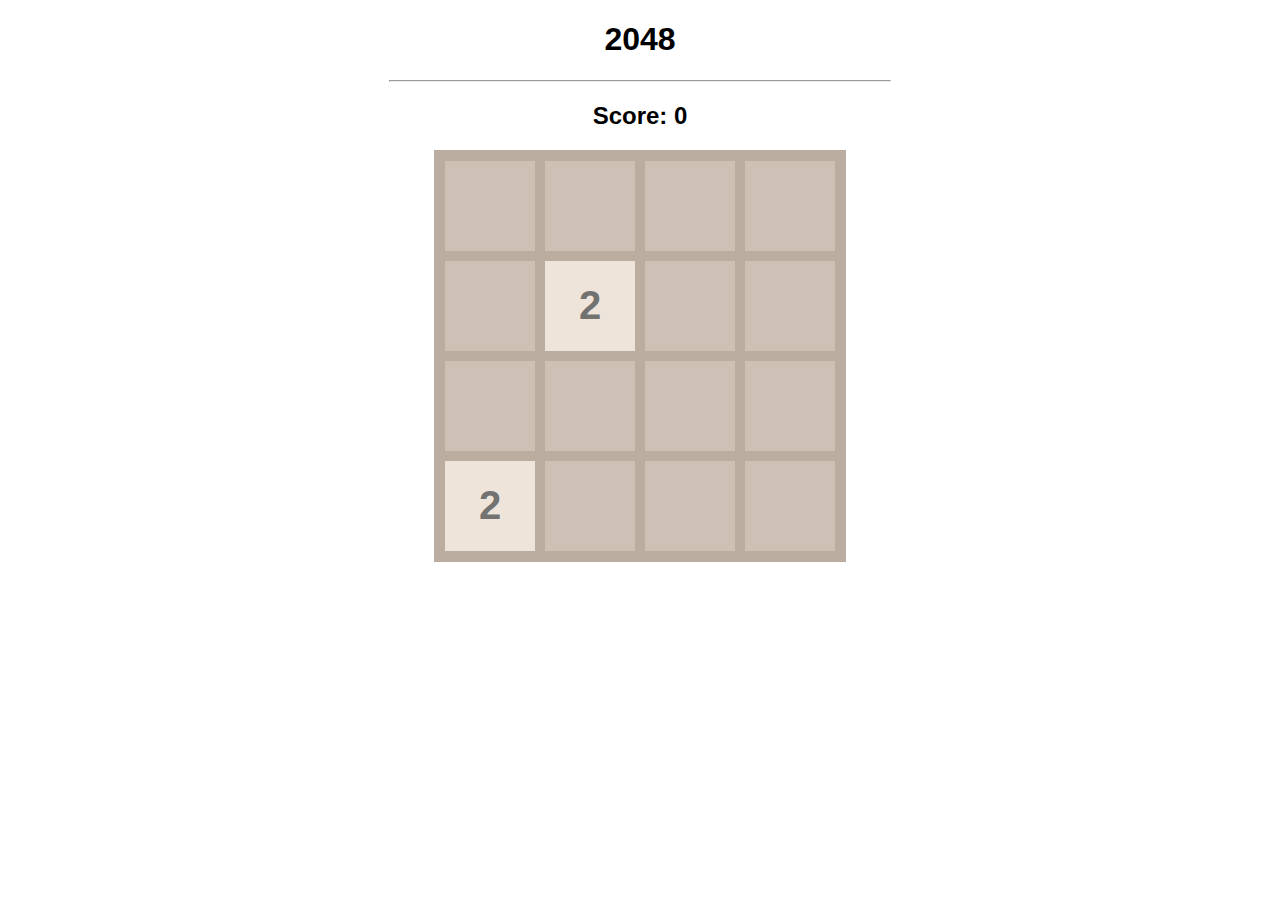
<file: 2048/index.html>
<!DOCTYPE html>
<html>
    <head>
        <meta charset="UTF-8">
        <meta name="viewport" content="width=device-width, initial-scale=1.0">
        <title>2048</title>
        <link rel="stylesheet" href="2048.css">
        <script src="2048.js"></script>
    </head>

    <body>
        <h1>2048</h1>
        <hr>
        <h2>Score: <span id="score">0</span></h2>
        <div id="board">
        </div>
    </body>
</html>
</file>
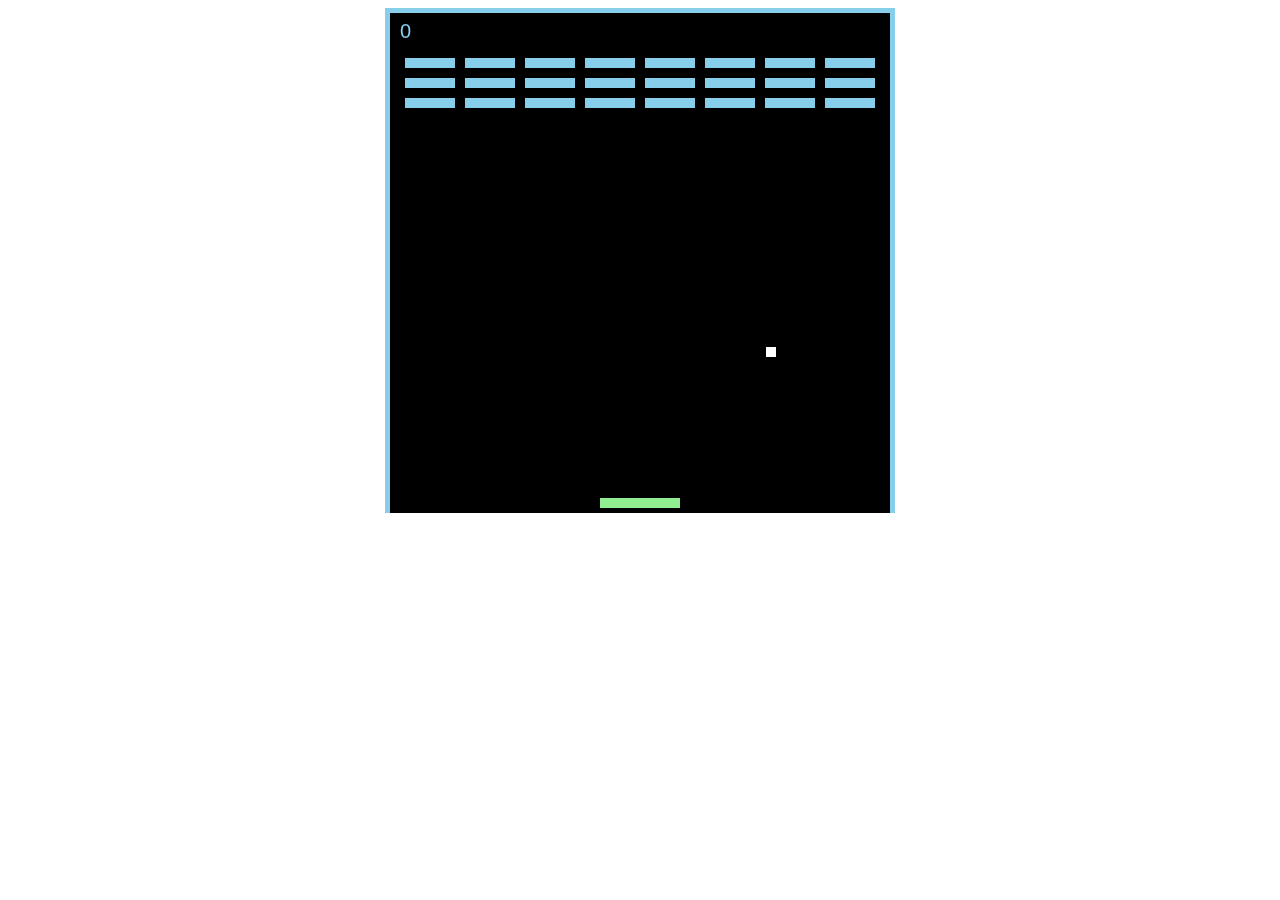
<file: breakout/index.html>
<!DOCTYPE html>
<html>
    <head>
        <meta charset="UTF-8">
        <meta name="viewport", content="width=device-width, initial-scale=1.0">
        <title>Breakout</title>
        <link rel="stylesheet" href="breakout.css">
        <script src="breakout.js"></script>
    </head>

    <body>
        <canvas id="board"></canvas>
    </body>
</html>
</file>
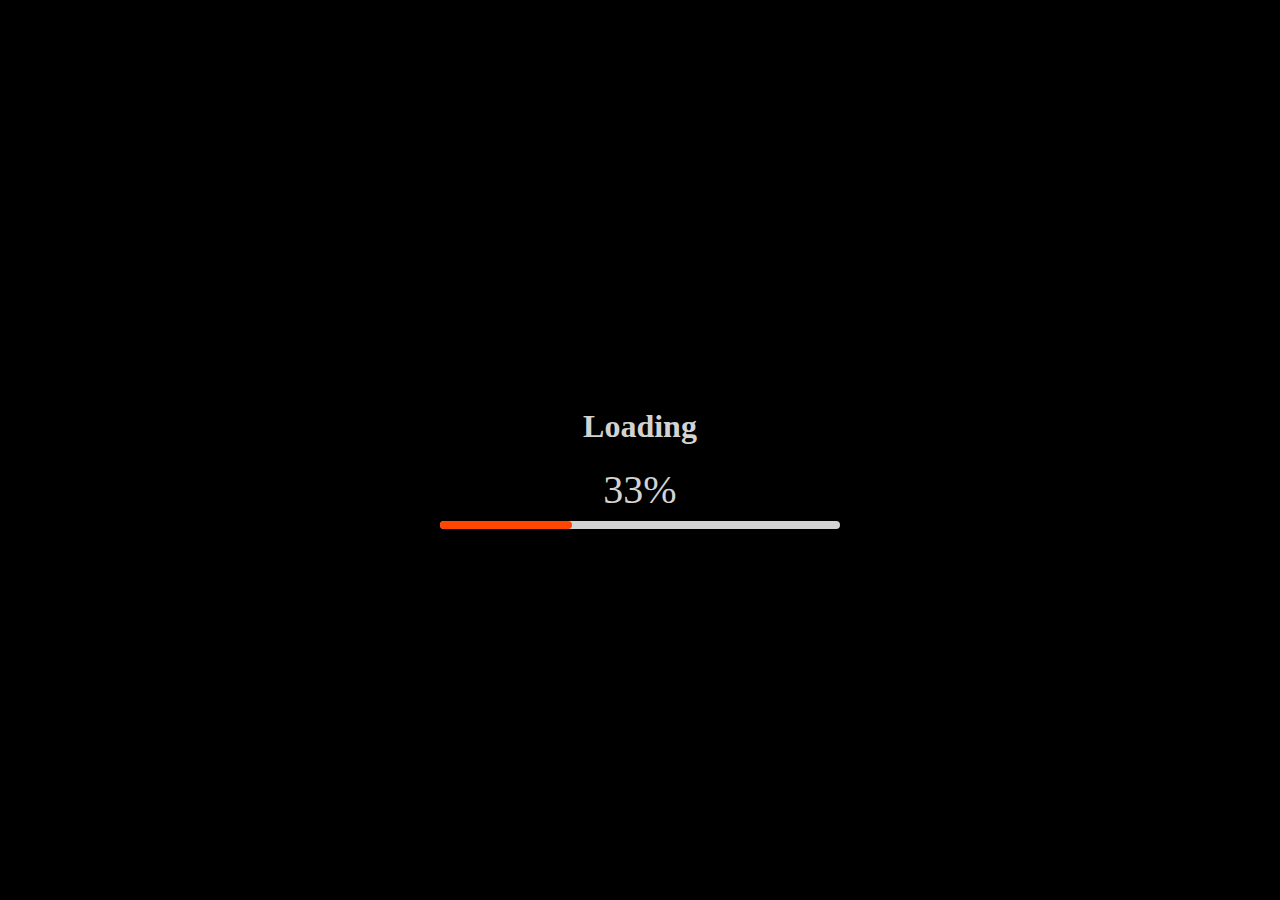
<file: loading-bar/index.html>
<!DOCTYPE html>
<html lang="en">
  <head>
    <meta charset="UTF-8" />
    <meta http-equiv="X-UA-Compatible" content="IE=edge" />
    <meta name="viewport" content="width=device-width, initial-scale=1.0" />
    <title>Loading Bar</title>
    <link rel="stylesheet" href="style.css" />
  </head>
  <body>
    <div class="container">
      <h1>Loading</h1>
      <div class="counter">0%</div>
      <hr class="loading-bar-back" />
      <hr class="loading-bar-front" />
    </div>
    <script src="index.js"></script>
  </body>
</html>
</file>
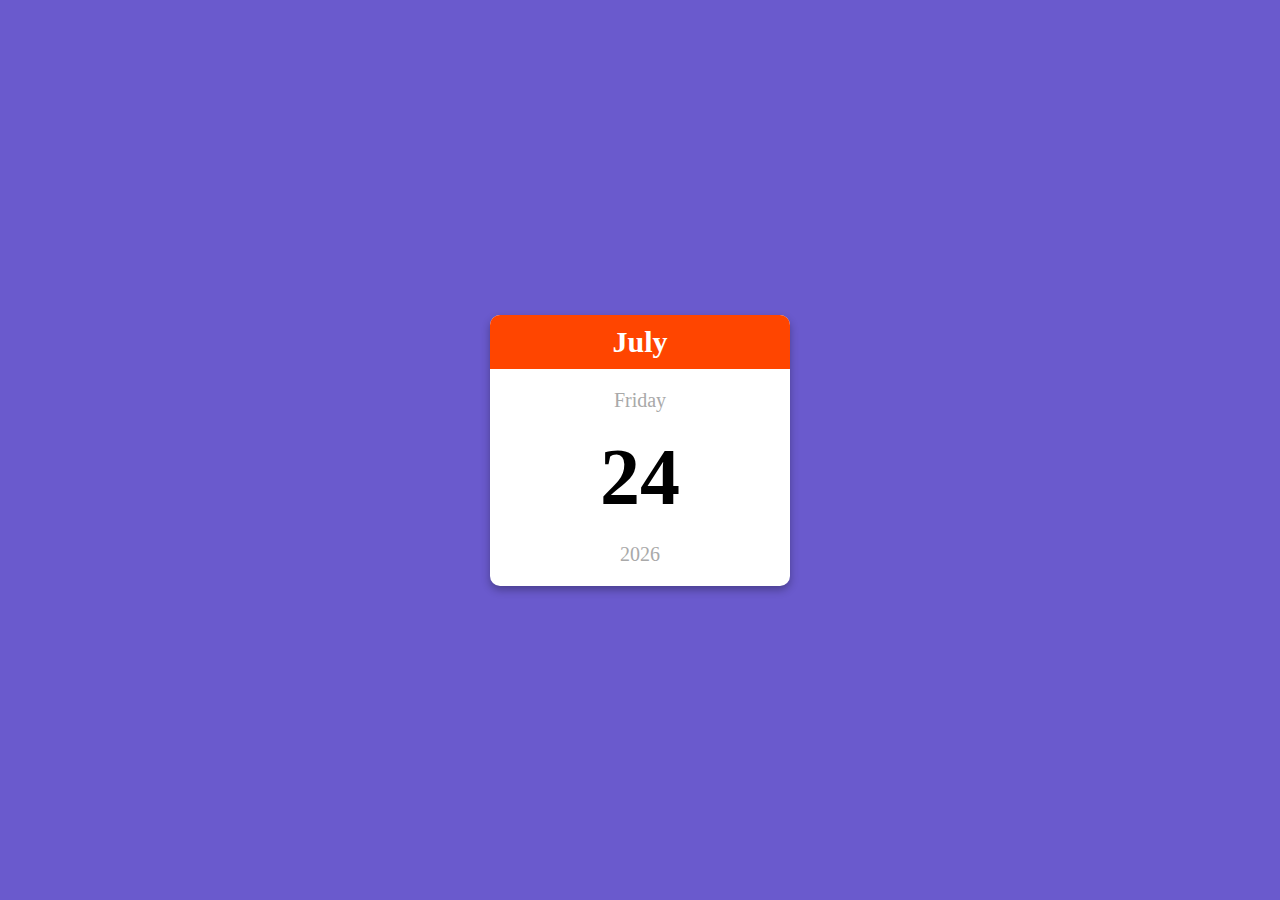
<file: mini-calendar/index.html>
<!DOCTYPE html>
<html lang="en">
  <head>
    <meta charset="UTF-8" />
    <meta http-equiv="X-UA-Compatible" content="IE=edge" />
    <meta name="viewport" content="width=device-width, initial-scale=1.0" />
    <title>Mini Calendar</title>
    <link rel="stylesheet" href="style.css" />
  </head>
  <body>
    <div class="calendar-container">
      <p class="month-name" id="month-name">April</p>
      <p class="day-name" id="day-name">Friday</p>
      <p class="day-number" id="day-number">20</p>
      <p class="year" id="year">2020</p>
    </div>
    <script src="index.js"></script>
  </body>
</html>
</file>
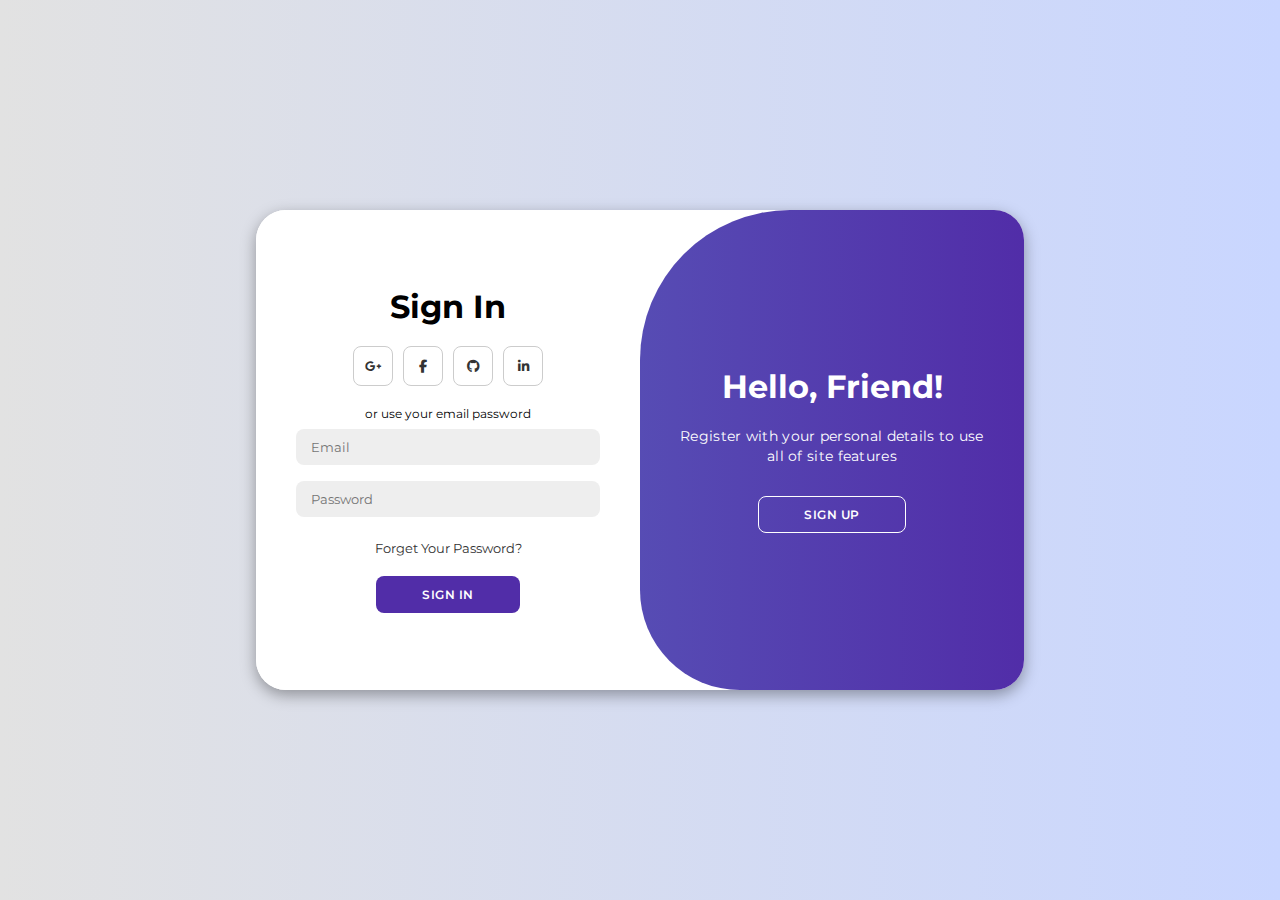
<file: Modern-Login/index.html>
<!DOCTYPE html>
<html lang="en">

<head>
    <meta charset="UTF-8">
    <meta name="viewport" content="width=device-width, initial-scale=1.0">
    <link rel="stylesheet" href="https://cdnjs.cloudflare.com/ajax/libs/font-awesome/6.4.2/css/all.min.css">
    <link rel="stylesheet" href="style.css">
    <title>Modern Login Page | AsmrProg</title>
</head>

<body>

    <div class="container" id="container">
        <div class="form-container sign-up">
            <form>
                <h1>Create Account</h1>
                <div class="social-icons">
                    <a href="#" class="icon"><i class="fa-brands fa-google-plus-g"></i></a>
                    <a href="#" class="icon"><i class="fa-brands fa-facebook-f"></i></a>
                    <a href="#" class="icon"><i class="fa-brands fa-github"></i></a>
                    <a href="#" class="icon"><i class="fa-brands fa-linkedin-in"></i></a>
                </div>
                <span>or use your email for registeration</span>
                <input type="text" placeholder="Name">
                <input type="email" placeholder="Email">
                <input type="password" placeholder="Password">
                <button>Sign Up</button>
            </form>
        </div>
        <div class="form-container sign-in">
            <form>
                <h1>Sign In</h1>
                <div class="social-icons">
                    <a href="#" class="icon"><i class="fa-brands fa-google-plus-g"></i></a>
                    <a href="#" class="icon"><i class="fa-brands fa-facebook-f"></i></a>
                    <a href="#" class="icon"><i class="fa-brands fa-github"></i></a>
                    <a href="#" class="icon"><i class="fa-brands fa-linkedin-in"></i></a>
                </div>
                <span>or use your email password</span>
                <input type="email" placeholder="Email">
                <input type="password" placeholder="Password">
                <a href="#">Forget Your Password?</a>
                <button>Sign In</button>
            </form>
        </div>
        <div class="toggle-container">
            <div class="toggle">
                <div class="toggle-panel toggle-left">
                    <h1>Welcome Back!</h1>
                    <p>Enter your personal details to use all of site features</p>
                    <button class="hidden" id="login">Sign In</button>
                </div>
                <div class="toggle-panel toggle-right">
                    <h1>Hello, Friend!</h1>
                    <p>Register with your personal details to use all of site features</p>
                    <button class="hidden" id="register">Sign Up</button>
                </div>
            </div>
        </div>
    </div>

    <script src="script.js"></script>
</body>

</html>
</file>
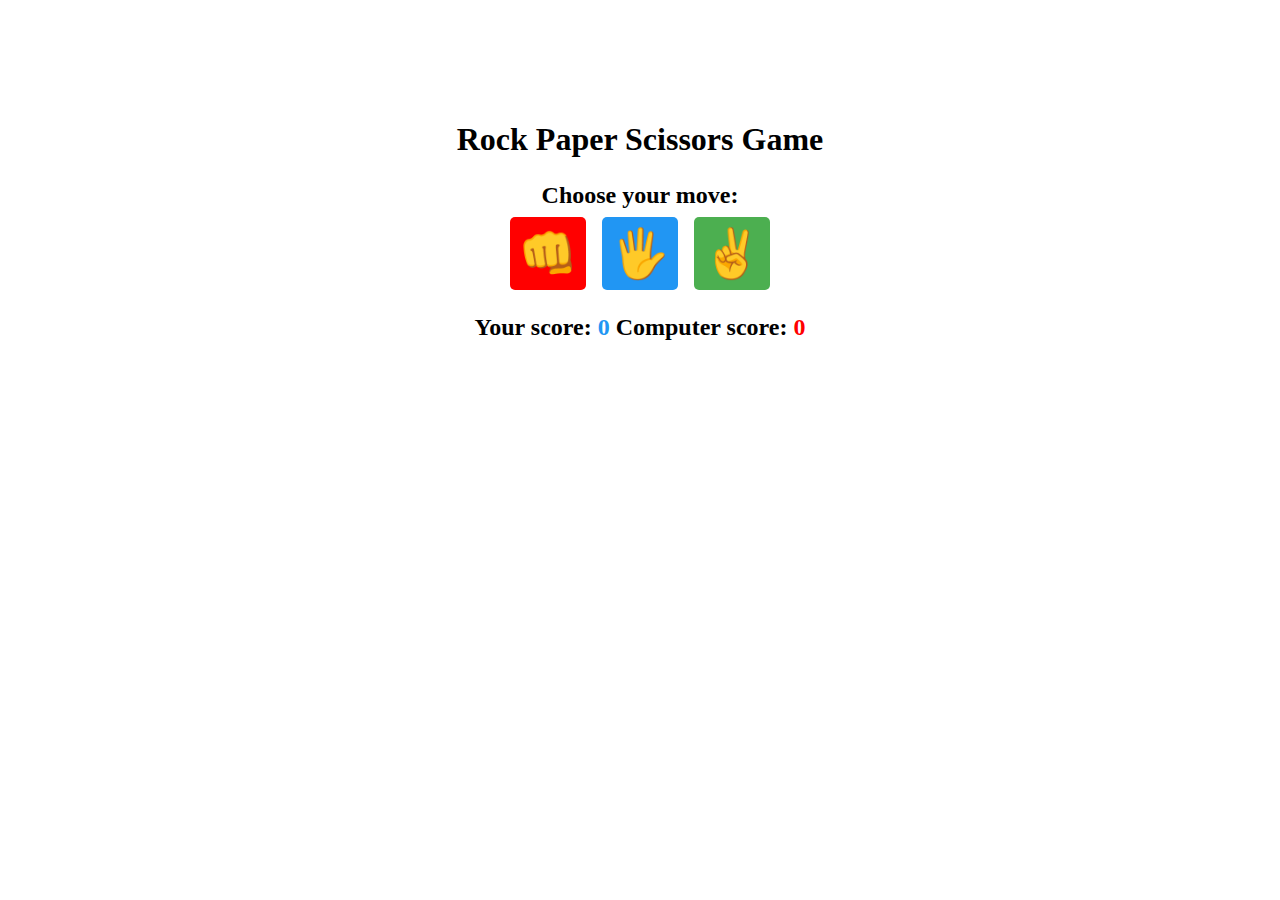
<file: rock-paper-scissors-game/index.html>
<!DOCTYPE html>
<html lang="en">
<head>
    <meta charset="UTF-8">
    <meta http-equiv="X-UA-Compatible" content="IE=edge">
    <meta name="viewport" content="width=device-width, initial-scale=1.0">
    <title>Rock Paper Scissors Game</title>
    <link rel="stylesheet" href="style.css">
</head>
<body>
    <h1>Rock Paper Scissors Game</h1>
    <p>Choose your move:</p>
    <div class="buttons">
        <button id="rock">&#x1F44A;</button>
        <button id="paper">&#x1f590;</button>
        <button id="scissors">&#x270c;</button>
    </div>
    <p id="result"></p>
    <p id="scores">
        Your score: <span id="user-score">0</span>
        Computer score: <span id="computer-score">0</span>
    </p>
    <script src="index.js"></script>
</body>
</html>
</file>
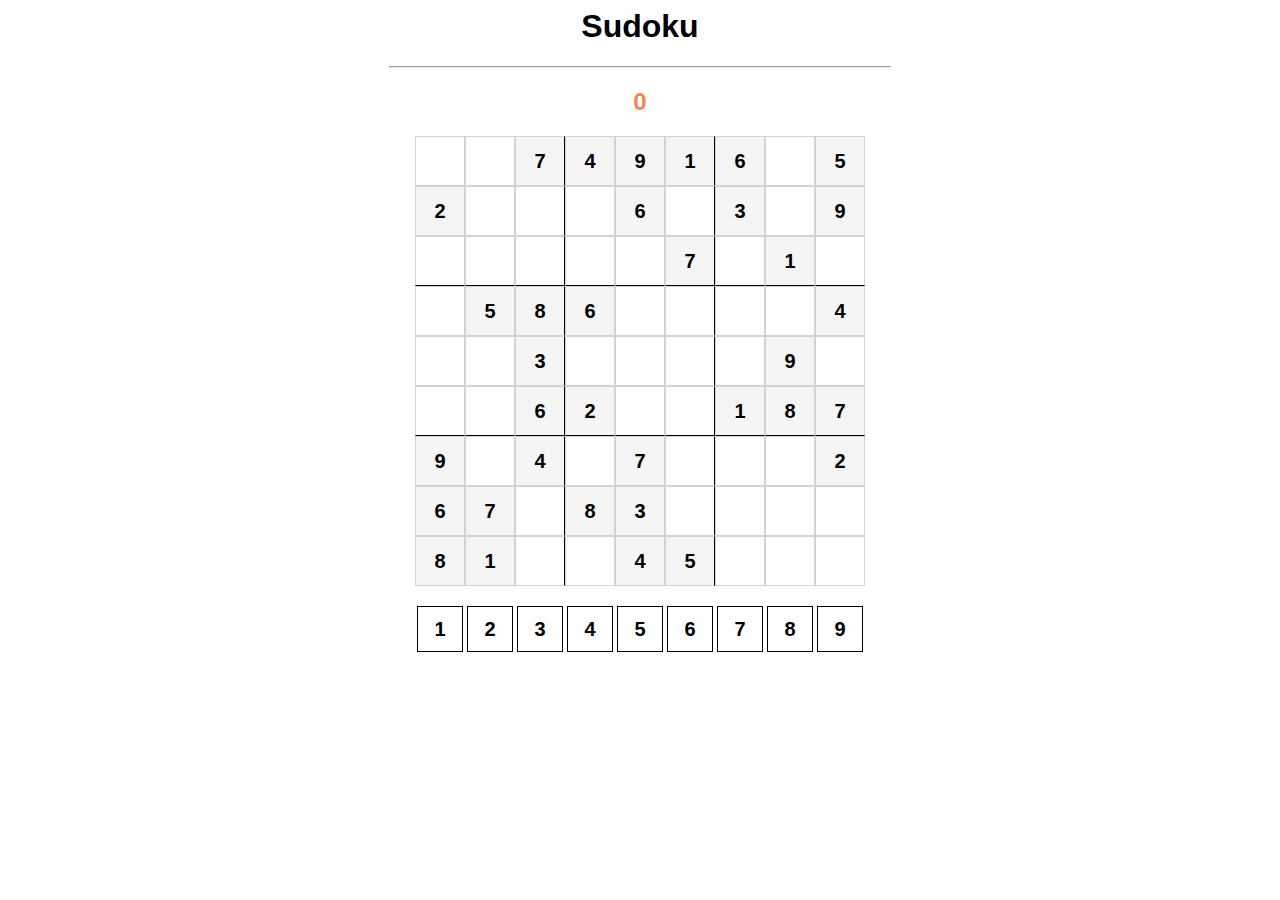
<file: sudoku/index.html>
<html>
    <head>
        <meta charset="UTF-8">
        <meta name="viewport" content="width=device-width initial-scale=1.0 user-scalable=no">
        <title>Sudoku</title>

        <link rel="stylesheet" href="sudoku.css">
        <script src="sudoku.js"></script>
    </head>

    <body>
        <h1>Sudoku</h1>
        <hr>
        <h2 id="errors">0</h2>

        <!-- 9x9 board -->
        <div id="board"></div>
        <br>
        <div id="digits">
        </div>

    </body>


</html>
</file>
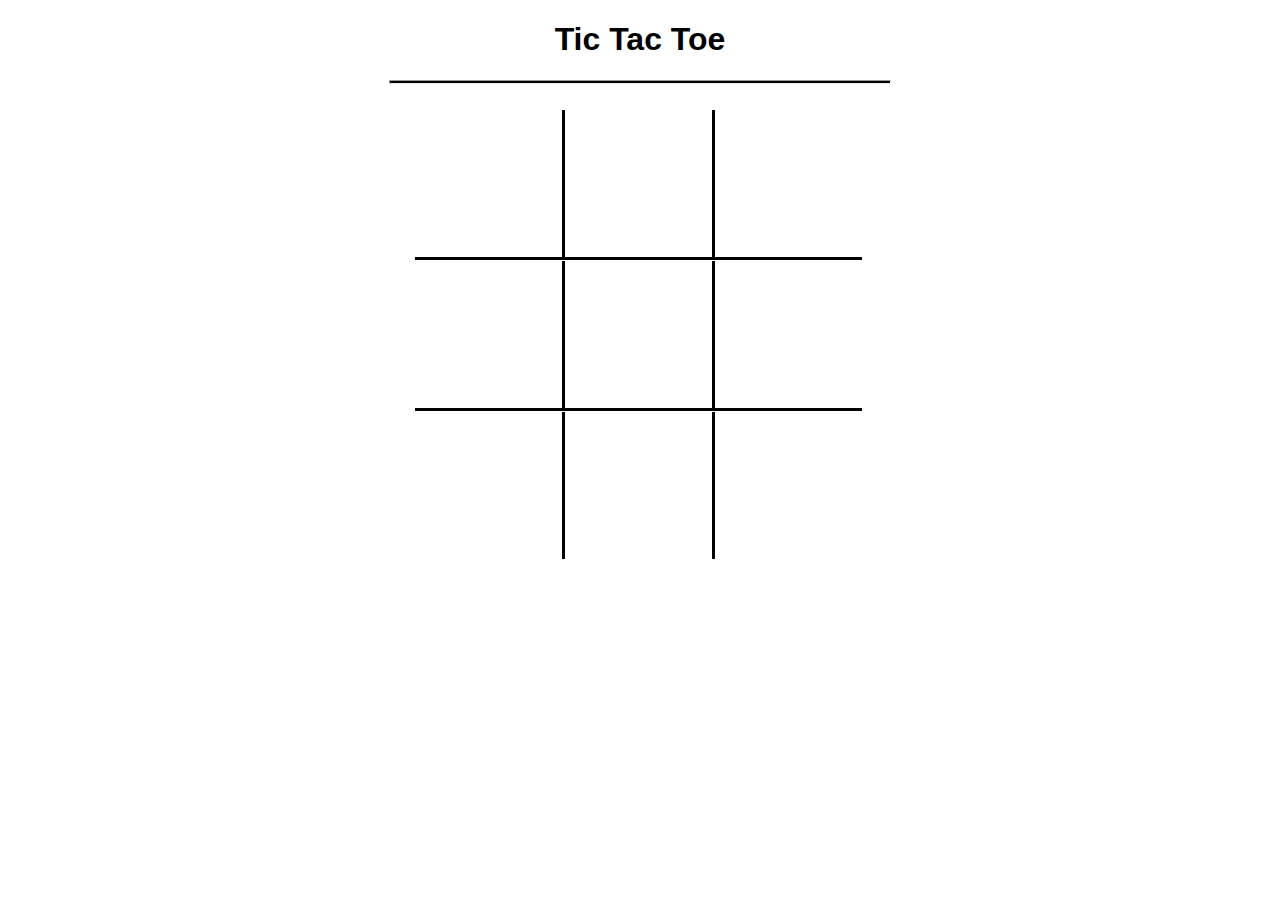
<file: TicTacToe/index.html>
<!DOCTYPE html>
<html lang="en">
<head>
    <meta charset="UTF-8">
    <meta http-equiv="X-UA-Compatible" content="IE=edge">
    <meta name="viewport" content="width=device-width, initial-scale=1.0">
    <title>Tic Tac Toe</title>
    <link rel="stylesheet" href="tictactoe.css">
    <script src="tictactoe.js"></script>
</head>
<body>
    <h1>Tic Tac Toe</h1>
    <hr>
    <br>
    <!-- 3x3 -->
    <div id="board">
    </div>
</body>
</html>
</file>
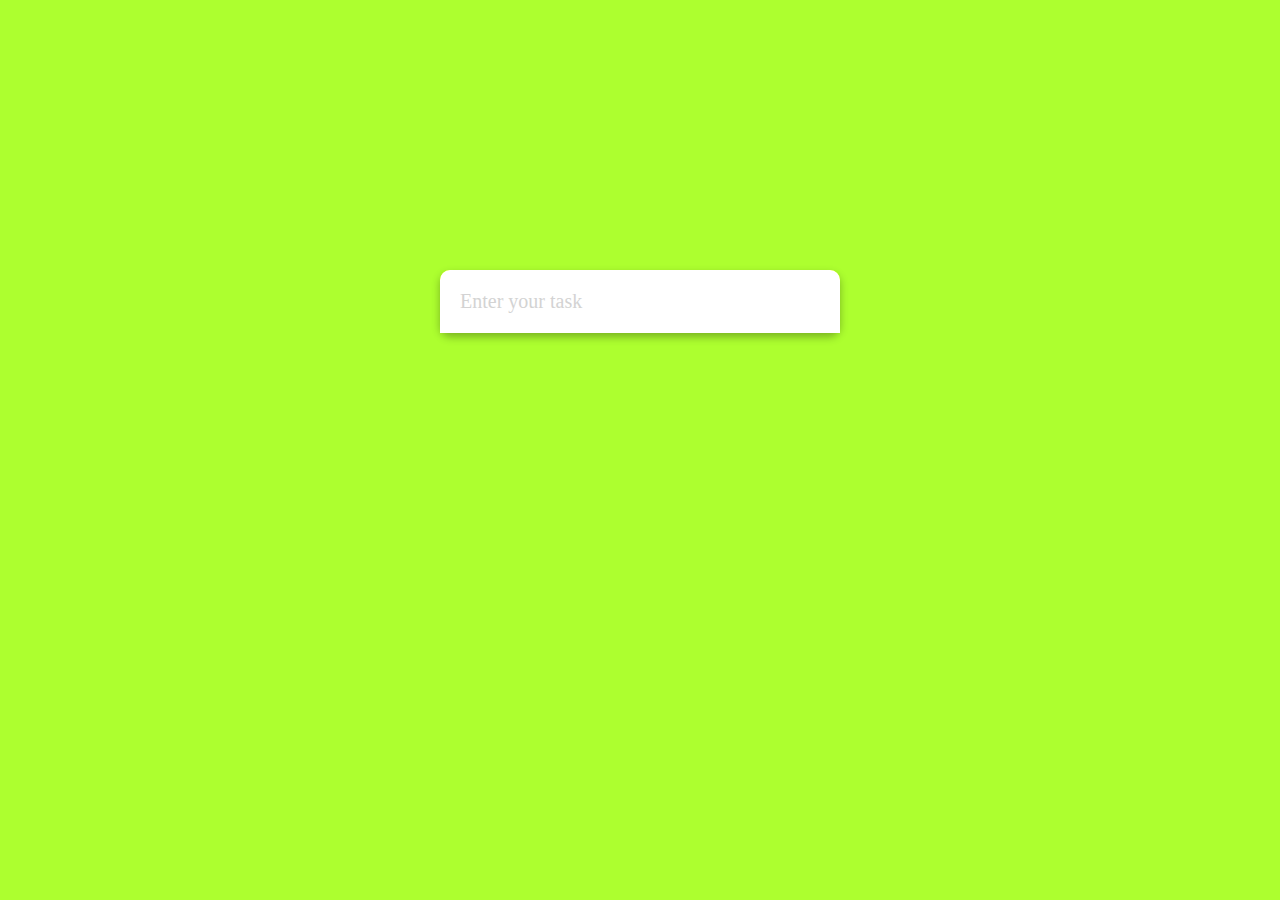
<file: to-do-list/index.html>
<!DOCTYPE html>
<html lang="en">
  <head>
    <meta charset="UTF-8" />
    <meta http-equiv="X-UA-Compatible" content="IE=edge" />
    <meta name="viewport" content="width=device-width, initial-scale=1.0" />
    <title>To Do List</title>
    <link
      rel="stylesheet"
      href="https://cdnjs.cloudflare.com/ajax/libs/font-awesome/6.0.0-beta2/css/all.min.css"
      integrity="sha512-YWzhKL2whUzgiheMoBFwW8CKV4qpHQAEuvilg9FAn5VJUDwKZZxkJNuGM4XkWuk94WCrrwslk8yWNGmY1EduTA=="
      crossorigin="anonymous"
      referrerpolicy="no-referrer"
    />
    <link rel="stylesheet" href="style.css" />
  </head>
  <body>
    <form class="form">
      <input
        type="text"
        class="input"
        placeholder="Enter your task"
        autocomplete="off"
      />
      <ul class="list">
        <!-- <li>
          Buy Milk <i class="fas fa-check-square"></i
          ><i class="fas fa-trash"></i>
        </li>
        <li class="checked">
          Call David <i class="fas fa-check-square"></i
          ><i class="fas fa-trash"></i>
        </li> -->
      </ul>
    </form>
    <script src="index.js"></script>
  </body>
</html>
</file>
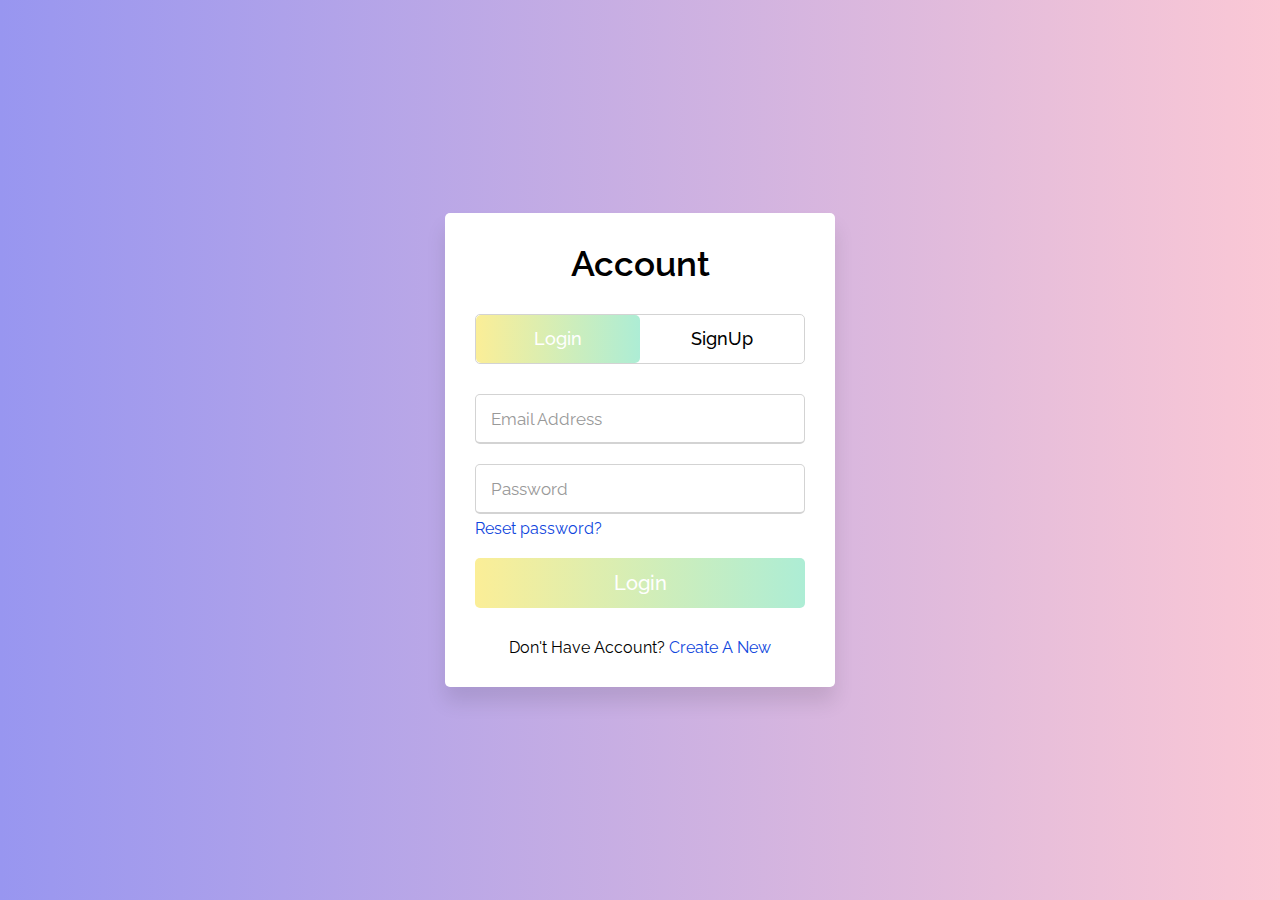
<file: Sign-Up-and-Login-Page/form.html>
<!DOCTYPE html>
<html lang="en" dir="ltr">
  <head>
    <meta charset="utf-8">
    <title>Sign Up | Log In</title>
    <link rel="stylesheet" href="style.css">
    <meta name="viewport" content="width=device-width, initial-scale=1.0">
  </head>
  <body>
    <div class="wrapper">
       <div class="title-text">
          <div class="title login">
             Account 
          </div>
          <div class="title signup">
             Account
          </div>
       </div>
       <div class="form-container">
          <div class="slide-controls">
             <input type="radio" name="slide" id="login" checked>
             <input type="radio" name="slide" id="signup">
             <label for="login" class="slide login">Login</label>
             <label for="signup" class="slide signup">SignUp</label>
             <div class="slider-tab"></div>
          </div>
          <div class="form-inner">
             <form action="#" class="login">
                <div class="field">
                   <input type="text" placeholder="Email Address" required>
                </div>
                <div class="field">
                   <input type="password" placeholder="Password" required>
                </div>
                <div class="pass-link">
                   <a href="#">Reset password?</a>
                </div>
                <div class="field btn">
                   <div class="btn-layer"></div>
                   <input type="submit" value="Login">
                </div>
                <div class="signup-link">
                   Don't Have Account? <a href="">Create A New</a>
                </div>
             </form>
             <form action="#" class="signup">
                <div class="field">
                   <input type="text" placeholder="Email Address" required>
                </div>
                <div class="field">
                   <input type="password" placeholder="Password" required>
                </div>
                <div class="field">
                   <input type="password" placeholder="Confirm Password" required>
                </div>
                <div class="field btn">
                   <div class="btn-layer"></div>
                   <input type="submit" value="SignUp">
                </div>
             </form>
          </div>
       </div>
    </div>
    <script src="style.js"></script>
  </body>
</html>
</file>
<file: 2048/2048.css>
body {
    font-family: Arial, Helvetica, sans-serif;
    text-align: center;
}

hr {
    width: 500px;
}

#board {
    width: 400px;
    height: 400px;

    background-color: #cdc1b5;
    border: 6px solid #bbada0;

    margin: 0 auto;
    display: flex;
    flex-wrap: wrap;
}

.tile {
    width: 90px;
    height: 90px;
    border: 5px solid #bbada0;

    font-size: 40px;
    font-weight: bold;
    display: flex;
    justify-content: center;
    align-items: center;
}


/* colored tiles */

.x2 {
    background-color: #eee4da;
    color: #727371;
}

.x4 {
    background-color: #ece0ca;
    color: #727371;
}

.x8 {
    background-color: #f4b17a;
    color: white;
}

.x16{
    background-color: #f59575;
    color: white;
}

.x32{
    background-color: #f57c5f;
    color: white;
}

.x64{
    background-color: #f65d3b;
    color: white;
}

.x128{
    background-color: #edce71;
    color: white;
}

.x256{
    background-color: #edcc63;
    color: white;
}

.x512{
    background-color: #edc651;
    color: white;
}

.x1024{
    background-color: #eec744;
    color: white;
}

.x2048{
    background-color: #ecc230;
    color: white;
}

.x4096 {
    background-color: #fe3d3d;
    color: white;
}

.x8192 {
    background-color: #ff2020;
    color: white;
}
</file>
<file: breakout/breakout.css>
body {
    text-align: center;
}

#board {
    background-color: black;
    border-top: 5px solid skyblue;
    border-left: 5px solid skyblue;
    border-right: 5px solid skyblue;
}
</file>
<file: loading-bar/style.css>
body {
    margin: 0;
    display: flex;
    justify-content: center;
    height: 100vh;
    align-items: center;
    background-color: black;
    color: lightgray;
    font-family: cursive;
  }
  
  .container {
    text-align: center;
    width: 400px;
    position: relative;
  }
  
  .counter {
    font-size: 40px;
  }
  
  .loading-bar-back {
    position: absolute;
    height: 8px;
    background-color: lightgray;
    width: 100%;
    border-radius: 5px;
    border: none;
  }
  
  .loading-bar-front {
    position: absolute;
    height: 8px;
    background-color: orangered;
    width: 0%;
    border-radius: 5px;
    border: none;
  }
</file>
<file: mini-calendar/style.css>
body {
    margin: 0;
    display: flex;
    justify-content: center;
    height: 100vh;
    align-items: center;
    font-family: cursive;
    background-color: slateblue;
  }
  
  .calendar-container {
    background-color: white;
    width: 300px;
    text-align: center;
    border-radius: 10px;
    box-shadow: 0 4px 8px rgba(0, 0, 0, 0.3);
    overflow: hidden;
  }
  
  .month-name {
    margin: 0;
    background-color: orangered;
    color: white;
    padding: 10px;
    font-size: 30px;
    font-weight: bold;
  }
  
  .day-name {
    font-size: 20px;
    color: darkgray;
  }
  
  .day-number {
    font-size: 80px;
    margin: 0;
    font-weight: bold;
  }
  
  .year {
    margin: 20px 0;
    font-size: 20px;
    color: darkgray;
    font-weight: 500;
  }
</file>
<file: Modern-Login/style.css>
@import url('https://fonts.googleapis.com/css2?family=Montserrat:wght@300;400;500;600;700&display=swap');

*{
    margin: 0;
    padding: 0;
    box-sizing: border-box;
    font-family: 'Montserrat', sans-serif;
}

body{
    background-color: #c9d6ff;
    background: linear-gradient(to right, #e2e2e2, #c9d6ff);
    display: flex;
    align-items: center;
    justify-content: center;
    flex-direction: column;
    height: 100vh;
}

.container{
    background-color: #fff;
    border-radius: 30px;
    box-shadow: 0 5px 15px rgba(0, 0, 0, 0.35);
    position: relative;
    overflow: hidden;
    width: 768px;
    max-width: 100%;
    min-height: 480px;
}

.container p{
    font-size: 14px;
    line-height: 20px;
    letter-spacing: 0.3px;
    margin: 20px 0;
}

.container span{
    font-size: 12px;
}

.container a{
    color: #333;
    font-size: 13px;
    text-decoration: none;
    margin: 15px 0 10px;
}

.container button{
    background-color: #512da8;
    color: #fff;
    font-size: 12px;
    padding: 10px 45px;
    border: 1px solid transparent;
    border-radius: 8px;
    font-weight: 600;
    letter-spacing: 0.5px;
    text-transform: uppercase;
    margin-top: 10px;
    cursor: pointer;
}

.container button.hidden{
    background-color: transparent;
    border-color: #fff;
}

.container form{
    background-color: #fff;
    display: flex;
    align-items: center;
    justify-content: center;
    flex-direction: column;
    padding: 0 40px;
    height: 100%;
}

.container input{
    background-color: #eee;
    border: none;
    margin: 8px 0;
    padding: 10px 15px;
    font-size: 13px;
    border-radius: 8px;
    width: 100%;
    outline: none;
}

.form-container{
    position: absolute;
    top: 0;
    height: 100%;
    transition: all 0.6s ease-in-out;
}

.sign-in{
    left: 0;
    width: 50%;
    z-index: 2;
}

.container.active .sign-in{
    transform: translateX(100%);
}

.sign-up{
    left: 0;
    width: 50%;
    opacity: 0;
    z-index: 1;
}

.container.active .sign-up{
    transform: translateX(100%);
    opacity: 1;
    z-index: 5;
    animation: move 0.6s;
}

@keyframes move{
    0%, 49.99%{
        opacity: 0;
        z-index: 1;
    }
    50%, 100%{
        opacity: 1;
        z-index: 5;
    }
}

.social-icons{
    margin: 20px 0;
}

.social-icons a{
    border: 1px solid #ccc;
    border-radius: 20%;
    display: inline-flex;
    justify-content: center;
    align-items: center;
    margin: 0 3px;
    width: 40px;
    height: 40px;
}

.toggle-container{
    position: absolute;
    top: 0;
    left: 50%;
    width: 50%;
    height: 100%;
    overflow: hidden;
    transition: all 0.6s ease-in-out;
    border-radius: 150px 0 0 100px;
    z-index: 1000;
}

.container.active .toggle-container{
    transform: translateX(-100%);
    border-radius: 0 150px 100px 0;
}

.toggle{
    background-color: #512da8;
    height: 100%;
    background: linear-gradient(to right, #5c6bc0, #512da8);
    color: #fff;
    position: relative;
    left: -100%;
    height: 100%;
    width: 200%;
    transform: translateX(0);
    transition: all 0.6s ease-in-out;
}

.container.active .toggle{
    transform: translateX(50%);
}

.toggle-panel{
    position: absolute;
    width: 50%;
    height: 100%;
    display: flex;
    align-items: center;
    justify-content: center;
    flex-direction: column;
    padding: 0 30px;
    text-align: center;
    top: 0;
    transform: translateX(0);
    transition: all 0.6s ease-in-out;
}

.toggle-left{
    transform: translateX(-200%);
}

.container.active .toggle-left{
    transform: translateX(0);
}

.toggle-right{
    right: 0;
    transform: translateX(0);
}

.container.active .toggle-right{
    transform: translateX(200%);
}
</file>
<file: rock-paper-scissors-game/style.css>
ody {
    background-color: #f1f1f1;
    font-family: "Arial", sans-serif;
    margin: 0;
    padding: 0;
  }
  
  h1 {
    font-size: 2rem;
    text-align: center;
    padding-top: 100px;
  }
  
  p {
    font-size: 1.5rem;
    font-weight: 600;
    text-align: center;
    margin-bottom: 0.5rem;
  }
  
  .buttons {
    display: flex;
    justify-content: center;
  }
  
  button {
    border: none;
    font-size: 3rem;
    margin: 0 0.5rem;
    padding: 0.5rem;
    cursor: pointer;
    border-radius: 5px;
    transition: all 0.3s ease-in-out;
  }
  
  button:hover {
    opacity: 0.7;
  }
  
  #rock {
    background-color: #ff0000;
  }
  
  #paper {
    background-color: #2196f3;
  }
  
  #scissors {
    background-color: #4caf50;
  }
  
  #user-score {
    color: #2196f3;
  }
  
  #computer-score {
    color: #ff0000;
  }
</file>
<file: sudoku/sudoku.css>
body {
    font-family: Arial, Helvetica, sans-serif;
    text-align: center;
}

hr {
    width: 500px;
}

#errors {
    color: coral;
}

#board {
    width: 450px;
    height: 450px;

    margin: 0 auto;
    display: flex;
    flex-wrap: wrap;
}

.tile {
    width: 48px; 
    height: 48px;
    border: 1px solid lightgray;

    /* Text */
    font-size: 20px;
    font-weight: bold;
    display: flex;
    justify-content: center;
    align-items: center;
}

#digits {
    width: 450px;
    height: 50px;

    margin: 0 auto;
    display: flex;
    flex-wrap: wrap;
}

.number {
    width: 44px; 
    height: 44px;
    border: 1px solid black;
    margin: 2px;

    /* Text */
    font-size: 20px;
    font-weight: bold;
    display: flex;
    justify-content: center;
    align-items: center;
}

.number-selected {
    background-color: gray;
}

.tile-start {
    background-color: whitesmoke;
}

.horizontal-line {
    border-bottom: 1px solid black;
}

.vertical-line {
    border-right: 1px solid black;
}
</file>
<file: TicTacToe/tictactoe.css>
body {
    font-family: Arial, Helvetica, sans-serif;
    text-align: center;
}

hr {
    width: 500px;
    height: 2px;
    background-color: black;
}


#board {
    width: 450px;
    height: 450px;
    /* background-color: gray; */
    margin: 0 auto;
    display: flex;
    flex-wrap: wrap;
}

.tile {
    width: 147px;
    height: 147px;
    
    /* Text */
    font-size: 150px;
    display: flex;
    justify-content: center; 
    align-items: center;    
}

.winner {
    background-color: lightgray;
    color: red;
}


.horizontal-line {
    border-bottom: 3px solid black;
}

.vertical-line {
    border-right: 3px solid black;
}
</file>
<file: to-do-list/style.css>
body {
    margin: 0;
    display: flex;
    justify-content: center;
    background-color: greenyellow;
}

.form{
    position: absolute;
    top: 30%;
    box-shadow: 0 4px 8px rgba(0,0,0,.3);
    width: 400px;
    background-color: yellow;
    border-radius: 10px;
}

.input{
    width: 100%;
    box-sizing: border-box;
    padding: 20px;
    border-radius: 10px 10px 0 0;
    border: none;
    font-size: 20px;
    font-family: cursive;   
}

.input::placeholder{
    color: lightgray;
}

.list{
    padding: 0;
    margin: 0;   
}

.list li{
    list-style-type: none;
    padding: 20px;
    font-family: cursive;
    border-top: dotted;
    border-color: darkgray;
    position: relative;
}

.list li .fa-trash{
    color: red;
    position: absolute;
    right: 20px;
    top: 50%;
    transform: translateY(-50%);
    cursor: pointer;
}
.list li .fa-check-square {
    color: green;
    position: absolute;
    right: 40px;
    top: 50%;
    transform: translateY(-50%);
    cursor: pointer;
}

.list li.checked {
    color: darkgray;
    text-decoration: line-through;
}

.list li.cjecked .fa-check-square{
    color: darkgray;
}
</file>
<file: Sign-Up-and-Login-Page/style.css>
@import url('https://fonts.googleapis.com/css2?family=Raleway:wght@300&display=swap');

*{
  margin: 0;
  padding: 0;
  box-sizing: border-box;
  font-family: 'Raleway', sans-serif;
}
html,body{
  display: grid;
  height: 100%;
  width: 100%;
  place-items: center;
  background: -webkit-linear-gradient(left, #9896F0,#FBC8D5);
}
::selection{
  background: #12e8f0;
  color: #fff;
}
.wrapper{
  overflow: hidden;
  max-width: 390px;
  background: #fff;
  padding: 30px;
  border-radius: 5px;
  box-shadow: 0px 15px 20px rgba(0,0,0,0.1);
}
.wrapper .title-text{
  display: flex;
  width: 200%;
}
.wrapper .title{
  width: 50%;
  font-size: 35px;
  font-weight: 600;
  text-align: center;
  transition: all 0.6s cubic-bezier(0.68,-0.55,0.265,1.55);
}
.wrapper .slide-controls{
  position: relative;
  display: flex;
  height: 50px;
  width: 100%;
  overflow: hidden;
  margin: 30px 0 10px 0;
  justify-content: space-between;
  border: 1px solid lightgrey;
  border-radius: 5px;
}
.slide-controls .slide{
  height: 100%;
  width: 100%;
  color: #fff;
  font-size: 18px;
  font-weight: 500;
  text-align: center;
  line-height: 48px;
  cursor: pointer;
  z-index: 1;
  transition: all 0.6s ease;
}
.slide-controls label.signup{
  color: #000;
}
.slide-controls .slider-tab{
  position: absolute;
  height: 100%;
  width: 50%;
  left: 0;
  z-index: 0;
  border-radius: 5px;
  background: -webkit-linear-gradient(left, #FBEE97, #ADEDD5);
  transition: all 0.6s cubic-bezier(0.68,-0.55,0.265,1.55);
}
input[type="radio"]{
  display: none;
}
#signup:checked ~ .slider-tab{
  left: 50%;
}
#signup:checked ~ label.signup{
  color: #fff;
  cursor: default;
  user-select: none;
}
#signup:checked ~ label.login{
  color: #000;
}
#login:checked ~ label.signup{
  color: #000;
}
#login:checked ~ label.login{
  cursor: default;
  user-select: none;
}
.wrapper .form-container{
  width: 100%;
  overflow: hidden;
}
.form-container .form-inner{
  display: flex;
  width: 200%;
}
.form-container .form-inner form{
  width: 50%;
  transition: all 0.6s cubic-bezier(0.68,-0.55,0.265,1.55);
}
.form-inner form .field{
  height: 50px;
  width: 100%;
  margin-top: 20px;
}
.form-inner form .field input{
  height: 100%;
  width: 100%;
  outline: none;
  padding-left: 15px;
  border-radius: 5px;
  border: 1px solid lightgrey;
  border-bottom-width: 2px;
  font-size: 17px;
  transition: all 0.3s ease;
}
.form-inner form .field input:focus{
  border-color: #12e8f0;
}
.form-inner form .field input::placeholder{
  color: #999;
  transition: all 0.3s ease;
}
form .field input:focus::placeholder{
  color: #b3b3b3;
}
.form-inner form .pass-link{
  margin-top: 5px;
}
.form-inner form .signup-link{
  text-align: center;
  margin-top: 30px;
}
.form-inner form .pass-link a,
.form-inner form .signup-link a{
  color: #0e45dd;
  text-decoration: none;
}
.form-inner form .pass-link a:hover,
.form-inner form .signup-link a:hover{
  text-decoration: underline;
}
form .btn{
  height: 50px;
  width: 100%;
  border-radius: 5px;
  position: relative;
  overflow: hidden;
}
form .btn .btn-layer{
  height: 100%;
  width: 300%;
  position: absolute;
  left: -100%;
  background: -webkit-linear-gradient(right, #FBEE97, #ADEDD5, #FBEE97, #ADEDD5);
  border-radius: 5px;
  transition: all 0.4s ease;;
}
form .btn:hover .btn-layer{
  left: 0;
}
form .btn input[type="submit"]{
  height: 100%;
  width: 100%;
  z-index: 2;
  position: relative;
  background: none;
  border: none;
  color: #fff;
  padding-left: 0;
  border-radius: 10px;
  font-size: 20px;
  font-weight: 500;
  cursor: pointer;
}
</file>
